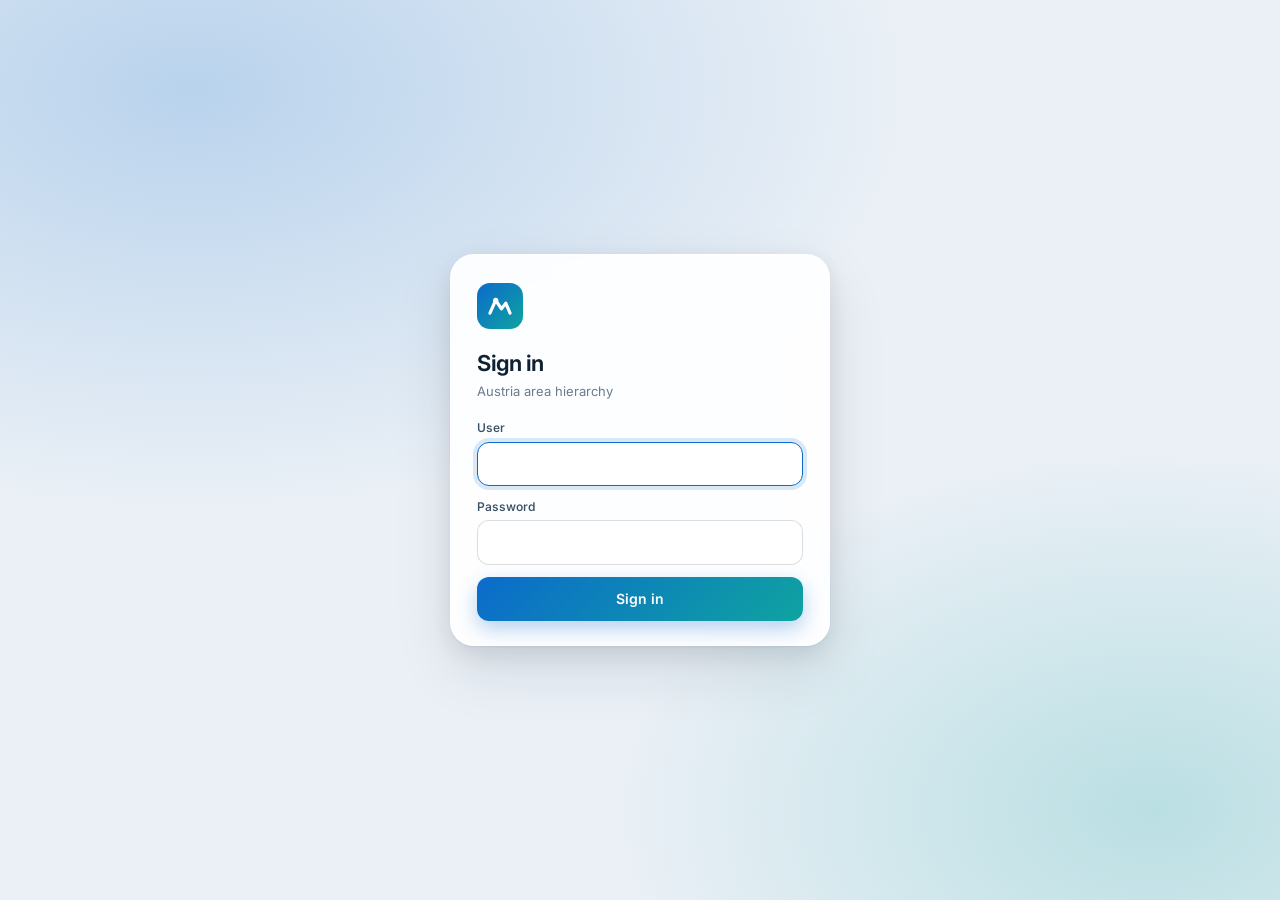
<file: app/index.html>
<!doctype html>
<html lang="en">
<head>
<meta charset="utf-8">
<meta name="viewport" content="width=device-width, initial-scale=1">
<title>Austria Area Hierarchy</title>
<link rel="preconnect" href="https://fonts.googleapis.com">
<link rel="preconnect" href="https://fonts.gstatic.com" crossorigin>
<link rel="stylesheet" href="https://fonts.googleapis.com/css2?family=Inter:wght@400;500;600;700&display=swap">
<link rel="stylesheet" href="vendor/leaflet.css">
<link rel="stylesheet" href="css/style.css">
</head>
<body class="locked">
<nav id="tabs" class="glass">
  <div class="logo" aria-hidden="true">
    <svg viewBox="0 0 32 32"><defs><linearGradient id="lg" x1="0" y1="0" x2="1" y2="1"><stop offset="0" stop-color="#0b6bcb"/><stop offset="1" stop-color="#0fa3a0"/></linearGradient></defs><rect width="32" height="32" rx="9" fill="url(#lg)"/><path d="M9 21l4-9 4 6 3-4 3 7" fill="none" stroke="#fff" stroke-width="2.2" stroke-linecap="round" stroke-linejoin="round"/><circle cx="13" cy="12" r="1.8" fill="#fff"/></svg>
  </div>
  <strong>Austria area hierarchy</strong>
  <button class="tab active" data-tab="map">Map</button>
  <button class="tab" data-tab="table">Table</button>
  <span id="count"></span>
  <button type="button" id="signout" class="link-btn">Sign out</button>
</nav>
<main>
<section id="view-map">
<div id="map"></div>
<div id="panel" class="glass">
  <form id="search" autocomplete="off"><input id="q" placeholder="PLZ, place or brick name" aria-label="Search"><button class="btn-sm">Go</button></form>
  <div id="hint"></div>
  <div class="grp"><b>Level</b>
    <label><input type="radio" name="level" value="postalcodes" checked> Postal codes</label>
    <label><input type="radio" name="level" value="macrobricks"> Macrobricks (114)</label>
    <label><input type="radio" name="level" value="standardregions"> Standardregions (34)</label>
    <label><input type="radio" name="level" value="bundeslaender"> Bundesländer (9)</label>
    <label><input type="radio" name="level" value="nanobricks"> Nanobricks (374)</label>
  </div>
  <div class="grp" id="srcgrp"><b>Postal code source</b>
    <label><input type="checkbox" id="f-osm" checked> OSM postal codes</label>
    <label><input type="checkbox" id="f-derived" checked> Derived from addresses</label>
  </div>
  <div class="grp"><label><input type="checkbox" id="f-split" checked> Show split PLZ (<i class="sw split"></i> dashed red, 2+ bricks)</label></div>
  <div id="legend"></div>
  <div id="info">Hover an area.</div>
</div>
</section>
<section id="view-table" hidden>
  <div class="tcard glass">
    <div class="tbar">
      <label>Dataset <select id="dataset"></select></label>
      <button id="reset" class="btn-sm">Reset filters</button> <span id="tcount"></span>
    </div>
    <div class="twrap"><table id="tbl"><thead></thead><tbody></tbody></table></div>
  </div>
</section>
</main>
<div id="loading">Loading…</div>

<div id="login" class="login" role="dialog" aria-modal="true" aria-labelledby="login-title">
  <form id="login-form" class="login-card glass" autocomplete="on" novalidate>
    <div class="logo" aria-hidden="true">
      <svg viewBox="0 0 32 32"><defs><linearGradient id="lg-login" x1="0" y1="0" x2="1" y2="1"><stop offset="0" stop-color="#0b6bcb"/><stop offset="1" stop-color="#0fa3a0"/></linearGradient></defs><rect width="32" height="32" rx="9" fill="url(#lg-login)"/><path d="M9 21l4-9 4 6 3-4 3 7" fill="none" stroke="#fff" stroke-width="2.2" stroke-linecap="round" stroke-linejoin="round"/><circle cx="13" cy="12" r="1.8" fill="#fff"/></svg>
    </div>
    <h1 id="login-title">Sign in</h1>
    <p class="login-sub">Austria area hierarchy</p>
    <label class="field"><span>User</span><input id="login-user" name="username" autocomplete="username" autocapitalize="off" spellcheck="false" required></label>
    <label class="field"><span>Password</span><input id="login-pass" name="password" type="password" autocomplete="current-password" required></label>
    <p class="login-err" id="login-err" role="alert" hidden>Wrong user or password.</p>
    <button type="submit" class="btn-primary">Sign in</button>
  </form>
</div>

<script src="vendor/leaflet.js"></script>
<script src="js/auth.js"></script>
</body>
</html>
</file>
<file: app/vendor/leaflet.css>
/* required styles */

.leaflet-pane,
.leaflet-tile,
.leaflet-marker-icon,
.leaflet-marker-shadow,
.leaflet-tile-container,
.leaflet-pane > svg,
.leaflet-pane > canvas,
.leaflet-zoom-box,
.leaflet-image-layer,
.leaflet-layer {
	position: absolute;
	left: 0;
	top: 0;
	}
.leaflet-container {
	overflow: hidden;
	}
.leaflet-tile,
.leaflet-marker-icon,
.leaflet-marker-shadow {
	-webkit-user-select: none;
	   -moz-user-select: none;
	        user-select: none;
	  -webkit-user-drag: none;
	}
/* Prevents IE11 from highlighting tiles in blue */
.leaflet-tile::selection {
	background: transparent;
}
/* Safari renders non-retina tile on retina better with this, but Chrome is worse */
.leaflet-safari .leaflet-tile {
	image-rendering: -webkit-optimize-contrast;
	}
/* hack that prevents hw layers "stretching" when loading new tiles */
.leaflet-safari .leaflet-tile-container {
	width: 1600px;
	height: 1600px;
	-webkit-transform-origin: 0 0;
	}
.leaflet-marker-icon,
.leaflet-marker-shadow {
	display: block;
	}
/* .leaflet-container svg: reset svg max-width decleration shipped in Joomla! (joomla.org) 3.x */
/* .leaflet-container img: map is broken in FF if you have max-width: 100% on tiles */
.leaflet-container .leaflet-overlay-pane svg {
	max-width: none !important;
	max-height: none !important;
	}
.leaflet-container .leaflet-marker-pane img,
.leaflet-container .leaflet-shadow-pane img,
.leaflet-container .leaflet-tile-pane img,
.leaflet-container img.leaflet-image-layer,
.leaflet-container .leaflet-tile {
	max-width: none !important;
	max-height: none !important;
	width: auto;
	padding: 0;
	}

.leaflet-container img.leaflet-tile {
	/* See: https://bugs.chromium.org/p/chromium/issues/detail?id=600120 */
	mix-blend-mode: plus-lighter;
}

.leaflet-container.leaflet-touch-zoom {
	-ms-touch-action: pan-x pan-y;
	touch-action: pan-x pan-y;
	}
.leaflet-container.leaflet-touch-drag {
	-ms-touch-action: pinch-zoom;
	/* Fallback for FF which doesn't support pinch-zoom */
	touch-action: none;
	touch-action: pinch-zoom;
}
.leaflet-container.leaflet-touch-drag.leaflet-touch-zoom {
	-ms-touch-action: none;
	touch-action: none;
}
.leaflet-container {
	-webkit-tap-highlight-color: transparent;
}
.leaflet-container a {
	-webkit-tap-highlight-color: rgba(51, 181, 229, 0.4);
}
.leaflet-tile {
	filter: inherit;
	visibility: hidden;
	}
.leaflet-tile-loaded {
	visibility: inherit;
	}
.leaflet-zoom-box {
	width: 0;
	height: 0;
	-moz-box-sizing: border-box;
	     box-sizing: border-box;
	z-index: 800;
	}
/* workaround for https://bugzilla.mozilla.org/show_bug.cgi?id=888319 */
.leaflet-overlay-pane svg {
	-moz-user-select: none;
	}

.leaflet-pane         { z-index: 400; }

.leaflet-tile-pane    { z-index: 200; }
.leaflet-overlay-pane { z-index: 400; }
.leaflet-shadow-pane  { z-index: 500; }
.leaflet-marker-pane  { z-index: 600; }
.leaflet-tooltip-pane   { z-index: 650; }
.leaflet-popup-pane   { z-index: 700; }

.leaflet-map-pane canvas { z-index: 100; }
.leaflet-map-pane svg    { z-index: 200; }

.leaflet-vml-shape {
	width: 1px;
	height: 1px;
	}
.lvml {
	behavior: url(#default#VML);
	display: inline-block;
	position: absolute;
	}


/* control positioning */

.leaflet-control {
	position: relative;
	z-index: 800;
	pointer-events: visiblePainted; /* IE 9-10 doesn't have auto */
	pointer-events: auto;
	}
.leaflet-top,
.leaflet-bottom {
	position: absolute;
	z-index: 1000;
	pointer-events: none;
	}
.leaflet-top {
	top: 0;
	}
.leaflet-right {
	right: 0;
	}
.leaflet-bottom {
	bottom: 0;
	}
.leaflet-left {
	left: 0;
	}
.leaflet-control {
	float: left;
	clear: both;
	}
.leaflet-right .leaflet-control {
	float: right;
	}
.leaflet-top .leaflet-control {
	margin-top: 10px;
	}
.leaflet-bottom .leaflet-control {
	margin-bottom: 10px;
	}
.leaflet-left .leaflet-control {
	margin-left: 10px;
	}
.leaflet-right .leaflet-control {
	margin-right: 10px;
	}


/* zoom and fade animations */

.leaflet-fade-anim .leaflet-popup {
	opacity: 0;
	-webkit-transition: opacity 0.2s linear;
	   -moz-transition: opacity 0.2s linear;
	        transition: opacity 0.2s linear;
	}
.leaflet-fade-anim .leaflet-map-pane .leaflet-popup {
	opacity: 1;
	}
.leaflet-zoom-animated {
	-webkit-transform-origin: 0 0;
	    -ms-transform-origin: 0 0;
	        transform-origin: 0 0;
	}
svg.leaflet-zoom-animated {
	will-change: transform;
}

.leaflet-zoom-anim .leaflet-zoom-animated {
	-webkit-transition: -webkit-transform 0.25s cubic-bezier(0,0,0.25,1);
	   -moz-transition:    -moz-transform 0.25s cubic-bezier(0,0,0.25,1);
	        transition:         transform 0.25s cubic-bezier(0,0,0.25,1);
	}
.leaflet-zoom-anim .leaflet-tile,
.leaflet-pan-anim .leaflet-tile {
	-webkit-transition: none;
	   -moz-transition: none;
	        transition: none;
	}

.leaflet-zoom-anim .leaflet-zoom-hide {
	visibility: hidden;
	}


/* cursors */

.leaflet-interactive {
	cursor: pointer;
	}
.leaflet-grab {
	cursor: -webkit-grab;
	cursor:    -moz-grab;
	cursor:         grab;
	}
.leaflet-crosshair,
.leaflet-crosshair .leaflet-interactive {
	cursor: crosshair;
	}
.leaflet-popup-pane,
.leaflet-control {
	cursor: auto;
	}
.leaflet-dragging .leaflet-grab,
.leaflet-dragging .leaflet-grab .leaflet-interactive,
.leaflet-dragging .leaflet-marker-draggable {
	cursor: move;
	cursor: -webkit-grabbing;
	cursor:    -moz-grabbing;
	cursor:         grabbing;
	}

/* marker & overlays interactivity */
.leaflet-marker-icon,
.leaflet-marker-shadow,
.leaflet-image-layer,
.leaflet-pane > svg path,
.leaflet-tile-container {
	pointer-events: none;
	}

.leaflet-marker-icon.leaflet-interactive,
.leaflet-image-layer.leaflet-interactive,
.leaflet-pane > svg path.leaflet-interactive,
svg.leaflet-image-layer.leaflet-interactive path {
	pointer-events: visiblePainted; /* IE 9-10 doesn't have auto */
	pointer-events: auto;
	}

/* visual tweaks */

.leaflet-container {
	background: #ddd;
	outline-offset: 1px;
	}
.leaflet-container a {
	color: #0078A8;
	}
.leaflet-zoom-box {
	border: 2px dotted #38f;
	background: rgba(255,255,255,0.5);
	}


/* general typography */
.leaflet-container {
	font-family: "Helvetica Neue", Arial, Helvetica, sans-serif;
	font-size: 12px;
	font-size: 0.75rem;
	line-height: 1.5;
	}


/* general toolbar styles */

.leaflet-bar {
	box-shadow: 0 1px 5px rgba(0,0,0,0.65);
	border-radius: 4px;
	}
.leaflet-bar a {
	background-color: #fff;
	border-bottom: 1px solid #ccc;
	width: 26px;
	height: 26px;
	line-height: 26px;
	display: block;
	text-align: center;
	text-decoration: none;
	color: black;
	}
.leaflet-bar a,
.leaflet-control-layers-toggle {
	background-position: 50% 50%;
	background-repeat: no-repeat;
	display: block;
	}
.leaflet-bar a:hover,
.leaflet-bar a:focus {
	background-color: #f4f4f4;
	}
.leaflet-bar a:first-child {
	border-top-left-radius: 4px;
	border-top-right-radius: 4px;
	}
.leaflet-bar a:last-child {
	border-bottom-left-radius: 4px;
	border-bottom-right-radius: 4px;
	border-bottom: none;
	}
.leaflet-bar a.leaflet-disabled {
	cursor: default;
	background-color: #f4f4f4;
	color: #bbb;
	}

.leaflet-touch .leaflet-bar a {
	width: 30px;
	height: 30px;
	line-height: 30px;
	}
.leaflet-touch .leaflet-bar a:first-child {
	border-top-left-radius: 2px;
	border-top-right-radius: 2px;
	}
.leaflet-touch .leaflet-bar a:last-child {
	border-bottom-left-radius: 2px;
	border-bottom-right-radius: 2px;
	}

/* zoom control */

.leaflet-control-zoom-in,
.leaflet-control-zoom-out {
	font: bold 18px 'Lucida Console', Monaco, monospace;
	text-indent: 1px;
	}

.leaflet-touch .leaflet-control-zoom-in, .leaflet-touch .leaflet-control-zoom-out  {
	font-size: 22px;
	}


/* layers control */

.leaflet-control-layers {
	box-shadow: 0 1px 5px rgba(0,0,0,0.4);
	background: #fff;
	border-radius: 5px;
	}
.leaflet-control-layers-toggle {
	background-image: url(images/layers.png);
	width: 36px;
	height: 36px;
	}
.leaflet-retina .leaflet-control-layers-toggle {
	background-image: url(images/layers-2x.png);
	background-size: 26px 26px;
	}
.leaflet-touch .leaflet-control-layers-toggle {
	width: 44px;
	height: 44px;
	}
.leaflet-control-layers .leaflet-control-layers-list,
.leaflet-control-layers-expanded .leaflet-control-layers-toggle {
	display: none;
	}
.leaflet-control-layers-expanded .leaflet-control-layers-list {
	display: block;
	position: relative;
	}
.leaflet-control-layers-expanded {
	padding: 6px 10px 6px 6px;
	color: #333;
	background: #fff;
	}
.leaflet-control-layers-scrollbar {
	overflow-y: scroll;
	overflow-x: hidden;
	padding-right: 5px;
	}
.leaflet-control-layers-selector {
	margin-top: 2px;
	position: relative;
	top: 1px;
	}
.leaflet-control-layers label {
	display: block;
	font-size: 13px;
	font-size: 1.08333em;
	}
.leaflet-control-layers-separator {
	height: 0;
	border-top: 1px solid #ddd;
	margin: 5px -10px 5px -6px;
	}

/* Default icon URLs */
.leaflet-default-icon-path { /* used only in path-guessing heuristic, see L.Icon.Default */
	background-image: url(images/marker-icon.png);
	}


/* attribution and scale controls */

.leaflet-container .leaflet-control-attribution {
	background: #fff;
	background: rgba(255, 255, 255, 0.8);
	margin: 0;
	}
.leaflet-control-attribution,
.leaflet-control-scale-line {
	padding: 0 5px;
	color: #333;
	line-height: 1.4;
	}
.leaflet-control-attribution a {
	text-decoration: none;
	}
.leaflet-control-attribution a:hover,
.leaflet-control-attribution a:focus {
	text-decoration: underline;
	}
.leaflet-attribution-flag {
	display: inline !important;
	vertical-align: baseline !important;
	width: 1em;
	height: 0.6669em;
	}
.leaflet-left .leaflet-control-scale {
	margin-left: 5px;
	}
.leaflet-bottom .leaflet-control-scale {
	margin-bottom: 5px;
	}
.leaflet-control-scale-line {
	border: 2px solid #777;
	border-top: none;
	line-height: 1.1;
	padding: 2px 5px 1px;
	white-space: nowrap;
	-moz-box-sizing: border-box;
	     box-sizing: border-box;
	background: rgba(255, 255, 255, 0.8);
	text-shadow: 1px 1px #fff;
	}
.leaflet-control-scale-line:not(:first-child) {
	border-top: 2px solid #777;
	border-bottom: none;
	margin-top: -2px;
	}
.leaflet-control-scale-line:not(:first-child):not(:last-child) {
	border-bottom: 2px solid #777;
	}

.leaflet-touch .leaflet-control-attribution,
.leaflet-touch .leaflet-control-layers,
.leaflet-touch .leaflet-bar {
	box-shadow: none;
	}
.leaflet-touch .leaflet-control-layers,
.leaflet-touch .leaflet-bar {
	border: 2px solid rgba(0,0,0,0.2);
	background-clip: padding-box;
	}


/* popup */

.leaflet-popup {
	position: absolute;
	text-align: center;
	margin-bottom: 20px;
	}
.leaflet-popup-content-wrapper {
	padding: 1px;
	text-align: left;
	border-radius: 12px;
	}
.leaflet-popup-content {
	margin: 13px 24px 13px 20px;
	line-height: 1.3;
	font-size: 13px;
	font-size: 1.08333em;
	min-height: 1px;
	}
.leaflet-popup-content p {
	margin: 17px 0;
	margin: 1.3em 0;
	}
.leaflet-popup-tip-container {
	width: 40px;
	height: 20px;
	position: absolute;
	left: 50%;
	margin-top: -1px;
	margin-left: -20px;
	overflow: hidden;
	pointer-events: none;
	}
.leaflet-popup-tip {
	width: 17px;
	height: 17px;
	padding: 1px;

	margin: -10px auto 0;
	pointer-events: auto;

	-webkit-transform: rotate(45deg);
	   -moz-transform: rotate(45deg);
	    -ms-transform: rotate(45deg);
	        transform: rotate(45deg);
	}
.leaflet-popup-content-wrapper,
.leaflet-popup-tip {
	background: white;
	color: #333;
	box-shadow: 0 3px 14px rgba(0,0,0,0.4);
	}
.leaflet-container a.leaflet-popup-close-button {
	position: absolute;
	top: 0;
	right: 0;
	border: none;
	text-align: center;
	width: 24px;
	height: 24px;
	font: 16px/24px Tahoma, Verdana, sans-serif;
	color: #757575;
	text-decoration: none;
	background: transparent;
	}
.leaflet-container a.leaflet-popup-close-button:hover,
.leaflet-container a.leaflet-popup-close-button:focus {
	color: #585858;
	}
.leaflet-popup-scrolled {
	overflow: auto;
	}

.leaflet-oldie .leaflet-popup-content-wrapper {
	-ms-zoom: 1;
	}
.leaflet-oldie .leaflet-popup-tip {
	width: 24px;
	margin: 0 auto;

	-ms-filter: "progid:DXImageTransform.Microsoft.Matrix(M11=0.70710678, M12=0.70710678, M21=-0.70710678, M22=0.70710678)";
	filter: progid:DXImageTransform.Microsoft.Matrix(M11=0.70710678, M12=0.70710678, M21=-0.70710678, M22=0.70710678);
	}

.leaflet-oldie .leaflet-control-zoom,
.leaflet-oldie .leaflet-control-layers,
.leaflet-oldie .leaflet-popup-content-wrapper,
.leaflet-oldie .leaflet-popup-tip {
	border: 1px solid #999;
	}


/* div icon */

.leaflet-div-icon {
	background: #fff;
	border: 1px solid #666;
	}


/* Tooltip */
/* Base styles for the element that has a tooltip */
.leaflet-tooltip {
	position: absolute;
	padding: 6px;
	background-color: #fff;
	border: 1px solid #fff;
	border-radius: 3px;
	color: #222;
	white-space: nowrap;
	-webkit-user-select: none;
	-moz-user-select: none;
	-ms-user-select: none;
	user-select: none;
	pointer-events: none;
	box-shadow: 0 1px 3px rgba(0,0,0,0.4);
	}
.leaflet-tooltip.leaflet-interactive {
	cursor: pointer;
	pointer-events: auto;
	}
.leaflet-tooltip-top:before,
.leaflet-tooltip-bottom:before,
.leaflet-tooltip-left:before,
.leaflet-tooltip-right:before {
	position: absolute;
	pointer-events: none;
	border: 6px solid transparent;
	background: transparent;
	content: "";
	}

/* Directions */

.leaflet-tooltip-bottom {
	margin-top: 6px;
}
.leaflet-tooltip-top {
	margin-top: -6px;
}
.leaflet-tooltip-bottom:before,
.leaflet-tooltip-top:before {
	left: 50%;
	margin-left: -6px;
	}
.leaflet-tooltip-top:before {
	bottom: 0;
	margin-bottom: -12px;
	border-top-color: #fff;
	}
.leaflet-tooltip-bottom:before {
	top: 0;
	margin-top: -12px;
	margin-left: -6px;
	border-bottom-color: #fff;
	}
.leaflet-tooltip-left {
	margin-left: -6px;
}
.leaflet-tooltip-right {
	margin-left: 6px;
}
.leaflet-tooltip-left:before,
.leaflet-tooltip-right:before {
	top: 50%;
	margin-top: -6px;
	}
.leaflet-tooltip-left:before {
	right: 0;
	margin-right: -12px;
	border-left-color: #fff;
	}
.leaflet-tooltip-right:before {
	left: 0;
	margin-left: -12px;
	border-right-color: #fff;
	}

/* Printing */

@media print {
	/* Prevent printers from removing background-images of controls. */
	.leaflet-control {
		-webkit-print-color-adjust: exact;
		print-color-adjust: exact;
		}
	}
</file>
<file: app/css/style.css>
:root {
  --ink: #0f2233;
  --ink-2: #3d5166;
  --muted: #6b7c8f;
  --line: rgba(15, 34, 51, .09);
  --glass: rgba(255, 255, 255, .78);
  --glass-strong: rgba(255, 255, 255, .92);
  --accent: #0b6bcb;
  --accent-2: #0fa3a0;
  --grad: linear-gradient(135deg, #0b6bcb 0%, #0fa3a0 100%);
  --good: #1b8a5a;
  --radius: 18px;
  --shadow: 0 1px 2px rgba(15, 34, 51, .06), 0 8px 24px rgba(15, 34, 51, .10), 0 24px 60px rgba(15, 34, 51, .10);
  --ease: cubic-bezier(.22, 1, .36, 1);
  
}
* { box-sizing: border-box; }
html, body { height: 100%; margin: 0; }
body {
  font: 14px/1.45 Inter, system-ui, -apple-system, "Segoe UI", sans-serif;
  color: var(--ink);
  background: #e9eef3;
  -webkit-font-smoothing: antialiased;
  overflow: hidden;
}
button { font: inherit; color: inherit; }
#map { position: fixed; inset: 0; background: #e9eef3; }

.glass {
  background: var(--glass);
  -webkit-backdrop-filter: blur(22px) saturate(1.5);
  backdrop-filter: blur(22px) saturate(1.5);
  border: 1px solid rgba(255, 255, 255, .7);
  box-shadow: var(--shadow);
}


body { display: flex; flex-direction: column; }
[hidden] { display: none !important; }
#tabs { position: fixed; z-index: 1100; top: 16px; left: 16px; right: 16px; height: 52px; border-radius: 18px; display: flex; align-items: center; gap: 6px; padding: 0 14px; animation: dock-in .9s var(--ease) both; }
#tabs .logo svg { width: 32px; height: 32px; display: block; filter: drop-shadow(0 4px 10px rgba(11,107,203,.35)); }
#tabs strong { margin: 0 14px 0 6px; font-size: 15px; font-weight: 650; letter-spacing: -.01em; white-space: nowrap; }
.tab { border: 0; background: transparent; color: var(--muted); padding: 8px 16px; border-radius: 11px; cursor: pointer; font-weight: 550; transition: background .25s, color .25s; }
.tab:hover { color: var(--ink); }
.tab.active { background: var(--grad); color: #fff; box-shadow: 0 6px 16px rgba(11,107,203,.3); }
#count { margin-left: auto; font-size: 12px; color: var(--muted); }
main { position: fixed; inset: 0; }
#view-map, #view-table { position: absolute; inset: 0; }
#panel { position: absolute; z-index: 1000; top: 84px; left: 16px; width: 300px; max-height: calc(100% - 100px); overflow: auto; padding: 14px 16px; border-radius: 22px; font-size: 13px; animation: dock-in .9s var(--ease) both; scrollbar-width: thin; }
#search { display: flex; gap: 6px; }
#q, #tbl th input, #tbl th select, .tbar select { padding: 8px 11px; border: 1px solid rgba(15,34,51,.15); border-radius: 10px; background: #fff; font: inherit; color: var(--ink); }
#q { flex: 1; min-width: 0; }
#q:focus { outline: none; border-color: var(--accent); box-shadow: 0 0 0 4px rgba(11,107,203,.15); }
.btn-sm { padding: 7px 14px; border: 0; border-radius: 10px; background: var(--grad); color: #fff; font-weight: 600; cursor: pointer; box-shadow: 0 4px 12px rgba(11,107,203,.28); transition: transform .3s var(--ease); }
.btn-sm:hover { transform: translateY(-1px); }
#hint { color: #b3261e; min-height: 16px; font-size: 12px; margin: 4px 0; }
.grp { display: grid; gap: 3px; margin-bottom: 10px; padding: 10px 12px; border-radius: 14px; background: var(--glass-strong); border: 1px solid var(--line); }
.grp > b { font-size: 11px; font-weight: 650; letter-spacing: .08em; text-transform: uppercase; color: var(--muted); }
.grp label { display: block; cursor: pointer; }
.grp input { accent-color: var(--accent); }
#legend { margin: 6px 0; font-size: 12px; color: var(--ink-2); }
.sw { display: inline-block; width: 14px; height: 10px; margin-right: 6px; vertical-align: middle; border: 1px solid; border-radius: 2px; }
.sw.boundary { background: #3b82c4aa; border-color: #1d4f85; }
.sw.derived { background: #e8913aaa; border-color: #a05a10; }
.sw.split { background: repeating-linear-gradient(45deg, #c0392b 0 2px, #fff 2px 5px); border-color: #7b241c; }
#info { border-top: 1px solid var(--line); padding-top: 8px; min-height: 56px; color: var(--ink-2); }
#loading { position: fixed; z-index: 2000; inset: 0; display: grid; place-items: center; background: rgba(233,238,243,.85); backdrop-filter: blur(6px); font-size: 16px; color: var(--ink-2); }
#loading.hide, body.locked #loading { display: none; }
#view-table { background: #e9eef3; padding: 84px 16px 16px; }
.tcard { height: 100%; display: flex; flex-direction: column; border-radius: 22px; overflow: hidden; }
.tbar { display: flex; gap: 12px; align-items: center; padding: 12px 16px; border-bottom: 1px solid var(--line); }
.twrap { flex: 1; overflow: auto; }
#tbl { border-collapse: collapse; width: 100%; font-size: 13px; }
#tbl th { position: sticky; background: var(--glass-strong); text-align: left; padding: 6px 10px; border-bottom: 1px solid var(--line); font-weight: 600; color: var(--ink-2); }
#tbl thead tr:first-child th { top: 0; cursor: pointer; user-select: none; }
#tbl thead tr:nth-child(2) th { top: 31px; }
#tbl th input, #tbl th select { width: 100%; padding: 4px 6px; }
#tbl td { padding: 5px 10px; border-bottom: 1px solid var(--line); }
#tbl td.num { text-align: right; font-variant-numeric: tabular-nums; }
#tbl tbody tr:hover { background: rgba(11,107,203,.06); }
.logo svg { max-width: none; }
.login-card .logo svg { width: 46px; height: 46px; margin-bottom: 14px; }
.leaflet-top.leaflet-right { top: 84px; right: 16px; }
@media (max-width: 760px) { #panel { width: auto; right: 16px; max-height: 45vh; } #tabs strong { display: none; } }
@keyframes dock-in { from { opacity: 0; transform: translateY(-14px) scale(.98); } }

/* ---------- leaflet skin ---------- */
.leaflet-container { font-family: inherit; background: #e9eef3; }
.leaflet-top.leaflet-right { top: 8px; right: 8px; }
.leaflet-bar { border: 0 !important; border-radius: 14px; overflow: hidden; box-shadow: var(--shadow) !important; background: var(--glass); backdrop-filter: blur(16px); }
.leaflet-bar a { background: transparent; color: var(--ink); border-bottom: 1px solid var(--line); width: 36px; height: 36px; line-height: 36px; font-size: 18px; transition: background .2s; }
.leaflet-bar a:last-child { border-bottom: 0; }
.leaflet-bar a:hover { background: rgba(11, 107, 203, .1); color: var(--accent); }
.leaflet-control-attribution { border-radius: 10px 0 0 0; background: rgba(255, 255, 255, .75) !important; backdrop-filter: blur(8px); font-size: 10.5px; }
.leaflet-tooltip { background: var(--ink); color: #fff; border: 0; border-radius: 10px; padding: 6px 10px; font-size: 12px; box-shadow: 0 8px 20px rgba(15, 34, 51, .3); }
.leaflet-tooltip-top::before { border-top-color: var(--ink); }
.leaflet-tooltip-bottom::before { border-bottom-color: var(--ink); }
.leaflet-tooltip-left::before { border-left-color: var(--ink); }
.leaflet-tooltip-right::before { border-right-color: var(--ink); }
.leaflet-tooltip small { color: rgba(255, 255, 255, .7); }

/* ---------- sign-in ---------- */
body.locked #tabs, body.locked main { display: none; }
.login {
  position: fixed; inset: 0; z-index: 3000; display: grid; place-items: center; padding: 16px;
  background: radial-gradient(1200px 700px at 15% 10%, rgba(11, 107, 203, .22), transparent 60%), radial-gradient(900px 600px at 90% 90%, rgba(15, 163, 160, .22), transparent 60%), #eaf0f6;
  transition: opacity .5s var(--ease), transform .5s var(--ease);
}
.login[hidden] { display: none; }
.login.leaving { opacity: 0; transform: scale(1.03); pointer-events: none; }
.login-card { width: min(380px, 100%); padding: 28px 26px 24px; border-radius: 24px; background: var(--glass-strong); animation: dock-in .9s var(--ease) both; }
.login-card .logo svg { width: 46px; height: 46px; margin-bottom: 14px; }
.login-card h1 { margin: 0; font-size: 22px; font-weight: 650; letter-spacing: -.02em; }
.login-sub { margin: 2px 0 18px; color: var(--muted); font-size: 13px; }
.field { display: block; margin-bottom: 12px; }
.field span { display: block; font-size: 12px; font-weight: 550; color: var(--ink-2); margin-bottom: 5px; }
.field input {
  width: 100%; padding: 11px 13px; border-radius: 12px; border: 1px solid rgba(15, 34, 51, .15); background: #fff; font: inherit; color: var(--ink);
  transition: border-color .2s, box-shadow .2s;
}
.field input:focus { outline: none; border-color: var(--accent); box-shadow: 0 0 0 4px rgba(11, 107, 203, .15); }
.login-err { margin: 0 0 10px; color: #b3261e; font-size: 12.5px; }
.btn-primary {
  width: 100%; border: 0; border-radius: 12px; padding: 12px 16px; font: inherit; font-weight: 600; color: #fff; cursor: pointer;
  background: var(--grad); box-shadow: 0 8px 20px rgba(11, 107, 203, .3); transition: transform .3s var(--ease), box-shadow .3s;
}
.btn-primary:hover { transform: translateY(-1px); box-shadow: 0 12px 26px rgba(11, 107, 203, .38); }
.btn-primary:active { transform: translateY(1px); }
.btn-primary:focus-visible { outline: 2px solid var(--accent); outline-offset: 3px; }
.shake { animation: shake .45s cubic-bezier(.36, .07, .19, .97) both; }
@keyframes shake { 10%, 90% { transform: translateX(-2px); } 20%, 80% { transform: translateX(4px); } 30%, 50%, 70% { transform: translateX(-7px); } 40%, 60% { transform: translateX(7px); } }
.link-btn { border: 0; background: none; padding: 2px; font-size: 11.5px; color: var(--muted); cursor: pointer; text-decoration: underline; text-underline-offset: 2px; }
.link-btn:hover { color: var(--accent); }
</file>
